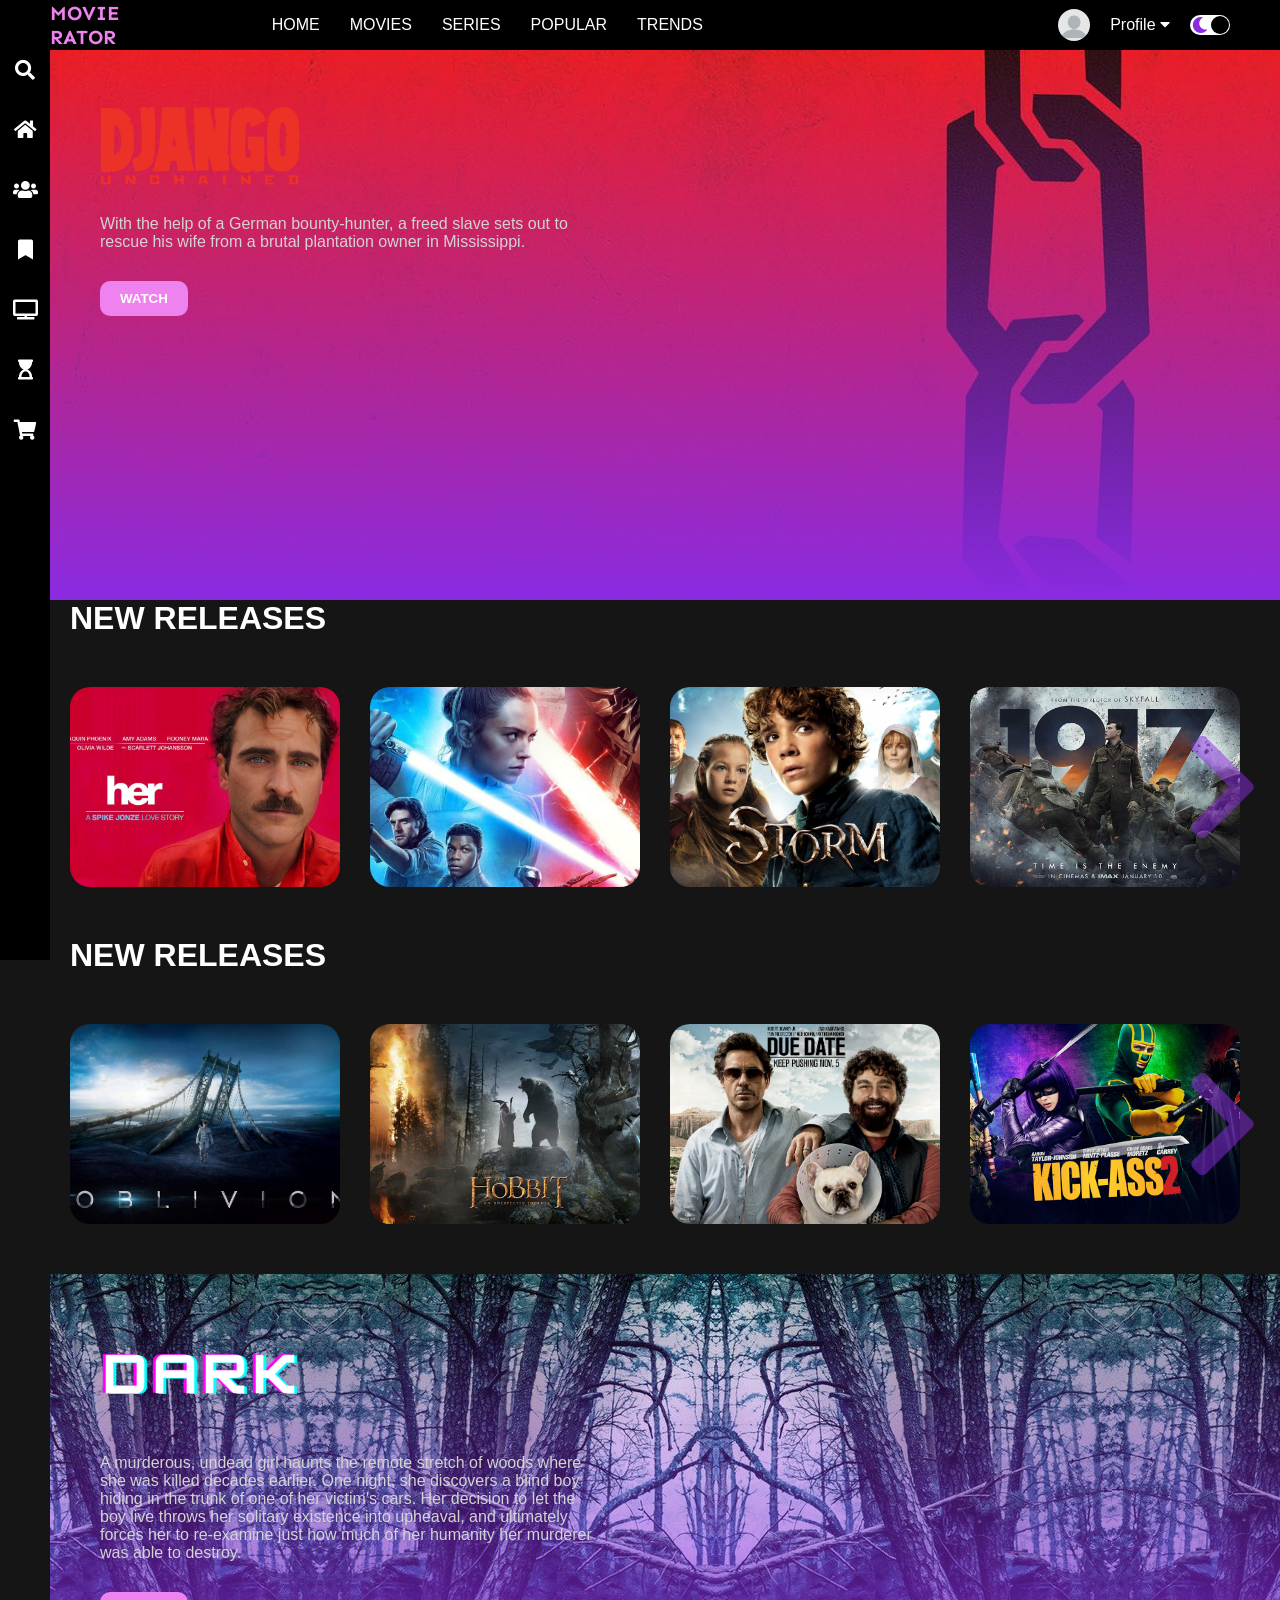
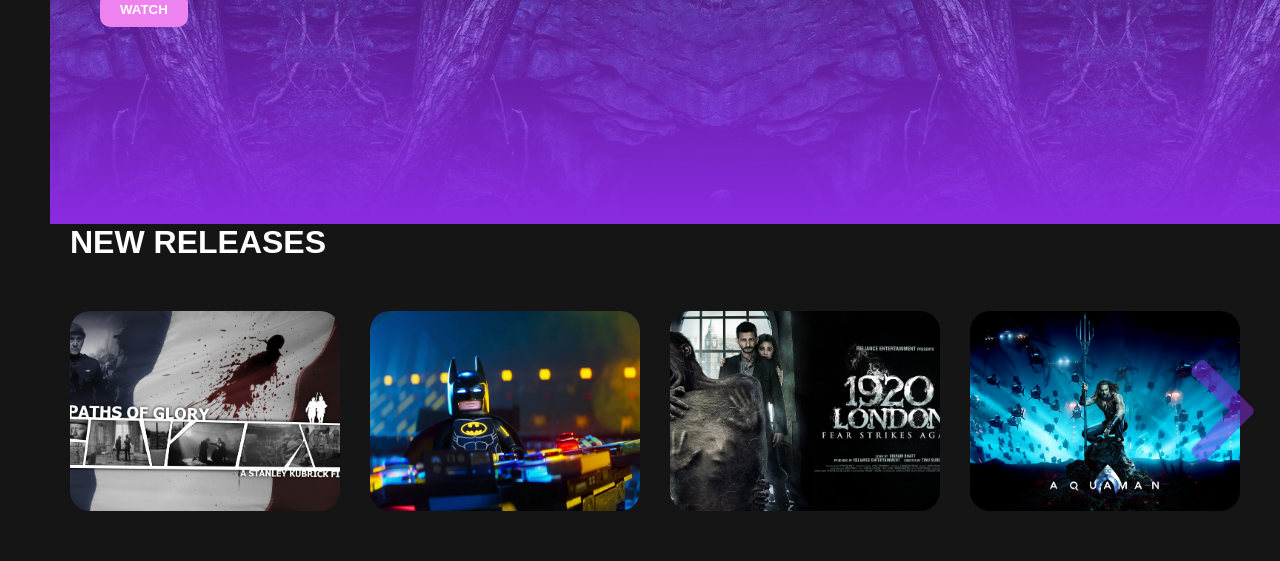
<file: index.html>
<html lang="en">
    <head>
    <meta charset="UTF-8">
    <meta http-equiv="X-UA-Compatible" content="IE=edge">
    <meta name="viewport" content="width=device-width, initial-scale=1.0">
    <link rel="stylesheet" href="style.css">
    <link
        href="https://fonts.googleapis.com/css2?family=DM Sans:wght@100;300;400;500;700;900&family=Sen:wght@400;700;800&display=swap"
        rel="stylesheet">
    <link rel="stylesheet" href="https://cdnjs.cloudflare.com/ajax/libs/font-awesome/5.15.2/css/all.min.css">
    <title>Movie Design</title>
    </head>
    <body>
        <!--Movie Rator-->

        <div class="navbar">
            <div class="navbar-container">
                <div class="logo-container"><h1 class = "logo"> MOVIE RATOR </h1></div>
                <div class="menu-container">
                    <ul class="menu-list">
                        <li class="menu-list-item">HOME</li>
                        <li class="menu-list-item">MOVIES</li>
                        <li class="menu-list-item">SERIES</li>
                        <li class="menu-list-item">POPULAR</li>
                        <li class="menu-list-item">TRENDS</li>
                    </ul>
                </div>
                <div class="profile-container">
                    <img class="profile-picture" src="img/profilepic.png" alt="">
                    <div class="profile-text-container">
                        <span class="profile-text">Profile</span>
                        <i class="fas fa-caret-down"></i>
                    </div>
                    <div class="toggle">
                        <i class="fas fa-moon toggle-icon"></i>
                        <i class="fas fa-sun toggle-icon"></i>
                        <div class="toggle-ball"></div>
                    </div>
                </div>
            </div>
        </div>
        <div class="sidebar">
            <i class="left-menu-icon fas fa-search"></i>
            <i class="left-menu-icon fas fa-home"></i>
            <i class="left-menu-icon fas fa-users"></i>
            <i class="left-menu-icon fas fa-bookmark"></i>
            <i class="left-menu-icon fas fa-tv"></i>
            <i class="left-menu-icon fas fa-hourglass-start"></i>
            <i class="left-menu-icon fas fa-shopping-cart"></i>
        </div>
        <div class="container">
            <div class="content-container">
                <div class="featured-content" 
                style="background: linear-gradient(to bottom, rgba(0,0,0,0), blueviolet), url('img/f-1.jpg');"
                >
                    <img class="featured-title" src="img/f-t-1.png" alt="">
                    <p class="featured-desc">With the help 
                        of a German bounty-hunter, a freed slave 
                        sets out to rescue his wife from a brutal 
                        plantation owner in Mississippi.</p>   
                    <button class="featured-button">WATCH</button>         
                </div>
                <div class="movie-list-container">
                    <h1 class="movie-list-title">NEW RELEASES</h1>
                    <div class="movie-list-wrapper">
                        <div class="movie-list">
                            <div class="movie-list-item">
                                <img class="movie-list-item-img" src="img/1.jpeg" alt="">
                                <span class="movie-list-item-title">Her</span>
                                <p class="movie-list-item-desc">Her questions the 
                                    future of digital tools and humans' dependence on them, and while 
                                    the ending of the heartfelt sci-fi movie does not offer any decisive moral 
                                    lessons in technology use, it nudges viewers to consider the impact 
                                    technology might have on human relationships.</p>
                                    <button class="movie-list-item-button">WATCH</button>
                            </div>
                            <div class="movie-list-item">
                                <img class="movie-list-item-img" src="img/2.jpeg" alt="">
                                <span class="movie-list-item-title">Star Wars: the last jedi</span>
                                <p class="movie-list-item-desc">Explore the galaxy and experience the force with the latest installment
                                    of the start wars saga today.
                                </p>
                                    <button class="movie-list-item-button">WATCH</button>
                            </div>
                            <div class="movie-list-item">
                                <img class="movie-list-item-img" src="img/3.jpg" alt="">
                                <span class="movie-list-item-title">Storm: letter of fire</span>
                                <p class="movie-list-item-desc">Aided by Marieke, a mysterious girl living in 
                                    the underground sewers of Antwerp, Storm is caught in a race against time to 
                                    save his father from death.
                                </p>
                                    <button class="movie-list-item-button">WATCH</button>
                            </div>
                            <div class="movie-list-item">
                                <img class="movie-list-item-img" src="img/4.jpg" alt="">
                                <span class="movie-list-item-title">1917</span>
                                <p class="movie-list-item-desc">Two soldiers, assigned the task of delivering a critical 
                                    message to another battalion, risk their lives for the job in order 
                                    to prevent them from stepping right into a deadly ambush.</p>
                                    <button class="movie-list-item-button">WATCH</button>
                            </div>
                            <div class="movie-list-item">
                                <img class="movie-list-item-img" src="img/5.jpg" alt="">
                                <span class="movie-list-item-title">Captain America: Civil War</span>
                                <p class="movie-list-item-desc">When the collective governments decide to ratify the 
                                    Sokovia Accords, a legal document that regulates superhuman activity, it leads 
                                    to a discordance between Captain America and Iron Man.</p>
                                <button class="movie-list-item-button">WATCH</button>
                            </div>
                            <div class="movie-list-item">
                                <img class="movie-list-item-img" src="img/6.jpg" alt="">
                                <span class="movie-list-item-title">Rampage</span>
                                <p class="movie-list-item-desc">A primatologist teams up with a genetic engineer to 
                                    stop a gigantic group of animals, including an albino gorilla whom he befriended, after 
                                    the animals are exposed to an experimental pathogen.</p>
                                <button class="movie-list-item-button">WATCH</button>
                            </div>
                            <div class="movie-list-item">
                                <img class="movie-list-item-img" src="img/7.jpg" alt="">
                                <span class="movie-list-item-title">Ender's Game</span>
                                <p class="movie-list-item-desc">Ender Wiggin, a brilliant young strategist, is recruited by 
                                    the International Military to lead the force defending Earth from a genocidal 
                                    alien race bent on annihilating humankind.</p>
                                <button class="movie-list-item-button">WATCH</button>
                            </div>
                        </div>
                        <i class="fas fa-chevron-right arrow"></i>
                    </div>
                </div>
                <div class="movie-list-container">
                    <h1 class="movie-list-title">NEW RELEASES</h1>
                    <div class="movie-list-wrapper">
                        <div class="movie-list">
                            <div class="movie-list-item">
                                <img class="movie-list-item-img" src="img/8.jpg" alt="">
                                <span class="movie-list-item-title">Oblivion</span>
                                <p class="movie-list-item-desc">Jack Harper, a drone repairman stationed on Earth that 
                                    has been ravaged by war with extraterrestrials, questions his identity after 
                                    rescuing the woman who keeps appearing in his dreams.</p>
                                <button class="movie-list-item-button">WATCH</button>
                            </div>
                            <div class="movie-list-item">
                                <img class="movie-list-item-img" src="img/9.jpg" alt="">
                                <span class="movie-list-item-title">The Hobbit: An Unexpected Journey</span>
                                <p class="movie-list-item-desc">Bilbo Baggins, a hobbit, finds himself accompanying 
                                    a group of dwarves and a wizard on their journey to reclaim the Kingdom of Erebor 
                                    from the clutches of Smaug, an evil dragon.</p>
                                <button class="movie-list-item-button">WATCH</button>
                            </div>
                            <div class="movie-list-item">
                                <img class="movie-list-item-img" src="img/10.jpg" alt="">
                                <span class="movie-list-item-title">Due Date</span>
                                <p class="movie-list-item-desc">Peter Highman must reach Los Angeles to make it in 
                                    time for his child's birth. However, he is forced to travel with Ethan, an aspiring 
                                    actor, who frequently lands him in trouble.</p>
                                    <button class="movie-list-item-button">WATCH</button>
                            </div>
                            <div class="movie-list-item">
                                <img class="movie-list-item-img" src="img/11.jpg" alt="">
                                <span class="movie-list-item-title">Kick-Ass 2</span>
                                <p class="movie-list-item-desc">Kick-Ass, a superhero in high school, is forced to join 
                                    new heroes and old allies in order to fight his old nemesis, Red Mist, when he forms a team 
                                    of supervillains to get revenge against him.</p>
                                    <button class="movie-list-item-button">WATCH</button>
                            </div>
                            <div class="movie-list-item">
                                <img class="movie-list-item-img" src="img/12.jpg" alt="">
                                <span class="movie-list-item-title">Emoji Movie</span>
                                <p class="movie-list-item-desc">Gene, a multi-expression emoji, gets sentenced to be 
                                    deleted after he messes up a message his user Alex sends to his crush. Gene escapes the 
                                    agents sent to destroy him and accepts his uniqueness.</p>
                                <button class="movie-list-item-button">WATCH</button>
                            </div>
                            <div class="movie-list-item">
                                <img class="movie-list-item-img" src="img/13.jpg" alt="">
                                <span class="movie-list-item-title">1920</span>
                                <p class="movie-list-item-desc">Arjun falls in love with Lisa and abandons his family 
                                    and faith for her. They move to a manor in Palampur but when Lisa gets possessed 
                                    by a demonic spirit, Arjun must save her.</p>
                                <button class="movie-list-item-button">WATCH</button>
                            </div>
                        </div>
                        <i class="fas fa-chevron-right arrow"></i>
                    </div>
                </div>
                <div class="featured-content" 
                style="background: linear-gradient(to bottom, rgba(0,0,0,0), blueviolet), url('img/f-2.jpg');"
                >
                    <img class="featured-title" src="img/f-t-2.png" alt="">
                    <p class="featured-desc">A murderous, undead girl haunts the remote stretch of woods where she 
                        was killed decades earlier. One night, she discovers a blind boy hiding in the trunk of one of 
                        her victim's cars. Her decision to let the boy live throws her solitary existence into upheaval,
                        and ultimately forces her to re-examine just how much of her humanity her murderer was able to destroy.
                    </p>   
                    <button class="featured-button">WATCH</button>         
                </div>
                <div class="movie-list-container">
                    <h1 class="movie-list-title">NEW RELEASES</h1>
                    <div class="movie-list-wrapper">
                        <div class="movie-list">                         
                            <div class="movie-list-item">
                                <img class="movie-list-item-img" src="img/14.jpg" alt="">
                                <span class="movie-list-item-title">Paths of Glory</span>
                                <p class="movie-list-item-desc">During World War I, the French soldiers refuse to go in 
                                    for a suicidal attack. Later, Colonel Dax stands up in their favor and defends them 
                                    against the charge of timidity in a court.</p>
                                <button class="movie-list-item-button">WATCH</button>
                            </div>
                            <div class="movie-list-item">
                                <img class="movie-list-item-img" src="img/15.jpg" alt="">
                                <span class="movie-list-item-title">The LEGO Batman Movie</span>
                                <p class="movie-list-item-desc">Batman works together with his ward, Robin, and the police 
                                    commissioner's daughter, Barbara, to foil Joker's plans of taking over Gotham City.</p>
                                <button class="movie-list-item-button">WATCH</button>
                            </div>
                            <div class="movie-list-item">
                                <img class="movie-list-item-img" src="img/16.jpg" alt="">
                                <span class="movie-list-item-title">1920 London</span>
                                <p class="movie-list-item-desc">Shivangi, a princess, is married to Veer who gets 
                                    possessed by an evil witch. She seeks the help of Jai, an exorcist and her 
                                    ex-lover, to rid Veer of the dark influence.</p>
                                <button class="movie-list-item-button">WATCH</button>
                            </div>
                            <div class="movie-list-item">
                                <img class="movie-list-item-img" src="img/17.jpg" alt="">
                                <span class="movie-list-item-title">Aquaman</span>
                                <p class="movie-list-item-desc">Half-human, half-Atlantean Arthur Curry must take his 
                                    rightful place as the king of Atlantis and prevent a large-scale conflict from breaking out 
                                    between the underwater kingdom and the surface world.</p>
                                <button class="movie-list-item-button">WATCH</button>
                            </div>
                            <div class="movie-list-item">
                                <img class="movie-list-item-img" src="img/18.jpg" alt="">
                                <span class="movie-list-item-title">Fairy Tail: Dragon Cry</span>
                                <p class="movie-list-item-desc">Natsu and his friends travel to the island kingdom of Stella 
                                    to recapture the Dragon Cry, a magical artefact with enough power to destroy the world.</p>
                                <button class="movie-list-item-button">WATCH</button>
                            </div>
                            <div class="movie-list-item">
                                <img class="movie-list-item-img" src="img/19.jpg" alt="">
                                <span class="movie-list-item-title">The Amazing Spider-Man 2</span>
                                <p class="movie-list-item-desc">As Peter Parker safeguards New York City from criminals, a set 
                                    of circumstances leads to Peter battling against Electro, a powerful enemy. Peter realises 
                                    that Oscorp is the entity that links his foes.</p>
                                <button class="movie-list-item-button">WATCH</button>
                            </div>
                        </div>
                        <i class="fas fa-chevron-right arrow"></i>
                    </div>               
                
            </div>
        </div>
        <script src="app.js"></script>
    </body>
</html>
</file>
<file: style.css>
*{ /* entire document*/
    margin: 0;
}

body {
    font-family: 'DM Sans Bold', sans-serif;
}

.navbar{
    width: 100%;
    height: 50px;
    background-color: black;
    color: white;
}

.navbar-container{
    display: flex; 
    align-items: center;
    background-color: black;
    padding: 0 50px; 
    height: 100%;
}

.logo-container{
    flex: 1;
    font-size: 10px;
    color: violet;
}

.logo{
    font-family: 'Sen', sans-serif;    
}

.menu-container{
    flex: 6;
    padding: 0 65px;
}

.menu-list{
    display: flex;
    list-style: none;
}

.menu-list-item{
    margin-right: 30px;
}

.profile-container{
    flex: 2;
    display: flex;
    align-items: center;
    justify-content: flex-end;
}
.profile-text-container{
    margin: 0 20px;
}
.profile-picture{
    width: 32px;
    height: 32px;
    border-radius: 50%;
    object-fit: cover;
}
.toggle{
    width: 40px;    
    height: 20px;
    background-color: white;
    border-radius: 30px;
    display: flex;
    align-items: center;
    justify-content: space-around;
    position: relative;
}
.toggle-icon{
    color: blueviolet;
}
.toggle-ball{
    width: 18px;
    height: 18px;
    background-color: black;
    position: absolute;
    right: 1px;
    border-radius: 50%;
    cursor: pointer;
    transition: 0.5s ease all;
}
.sidebar{
    width: 50px;
    height: 100%;
    background-color: black;
    position: fixed;
    top: 0;
    display: flex;
    flex-direction: column;
    align-items: center;
    padding-top: 60px;
}
.left-menu-icon{
    color: white;
    font-size: 20px;
    margin-bottom: 40px;
}
.container{
    background-color: #151515;
    min-height: calc(100vh - 50px);
    color: white;
}
.content-container{
    margin-left: 50px;
}
.featured-content{
    height: 50vh;
    padding: 50px;
}
.featured-title{
   width: 200px; 
}
.featured-desc{
    width: 500px;
    color: lightgrey;
    margin: 30px 0;
}
.featured-button{
    background-color: violet;
    color: white;
    padding: 10px 20px;
    border-radius: 10px;
    border: none;
    outline: none;
    font-weight: bold;
}
.movie-list-container{
    padding: 0 20px;
}
.movie-list-wrapper{
    position: relative;
    overflow: hidden;
}
.movie-list{
    display: flex;
    align-items: center;
    height: 300px;
    transform: translateX(0);
    transition: all 1s ease-in-out;
}
.movie-list-item{
    margin-right: 30px;
    position: relative;
}
.movie-list-item:hover .movie-list-item-img {
    transform: scale(1.2);
    margin: 0 30px;
    opacity: 0.5;
}

.movie-list-item:hover .movie-list-item-title, 
.movie-list-item:hover .movie-list-item-desc,
.movie-list-item:hover .movie-list-item-button{
    opacity: 1;
}

.movie-list-item-img{
    transition: all 1s ease-in-out;
    width: 270px;
    height: 200px;
    object-fit: cover;
    border-radius: 20px;
}
.movie-list-item-title{
    background-color: #333;
    padding: 0 10px;
    font-size: 32px;
    font-weight: bold;
    position: absolute;
    top: 10%;
    left: 50px;
    opacity: 0;
    transition: 1s all ease-in-out;
}

.movie-list-item-desc{
    background-color: #333;
    padding: 10px;
    font-size: 14px;
    position: absolute;
    top: 30%;
    left: 50px;
    width: 230px;
    opacity: 0;
    transition: 1s all ease-in-out;
}

.movie-list-item-button{
    padding: 10px;
    background-color: blueviolet;
    color: white;
    border-radius: 10px;
    outline: none;
    border: none;
    cursor: pointer;
    position: absolute;
    bottom: 20px;
    left: 50px;
    opacity: 0;
    transition: 1s all ease-in-out;
}

.arrow{
    font-size: 120px;
    position: absolute;
    top: 90px;
    right: 0;
    color: blueviolet;
    opacity: .5;
    cursor: pointer;
}

.container.active{
    background-color: white;
}

.movie-list-title.active{
    color: blueviolet;
}

.navbar.active{
    background-color: white;
    color: black; 
}

.navbar-container.active{
    background-color: white;
    color: black;     
}

.sidebar.active{
    background-color: white;
}

.left-menu-icon.active{
    color: black; 
}

.toggle.active{
    background-color: black;
}

.toggle-ball.active{
    background-color: white;
    transform: translateX(-20px);
}
</file>
